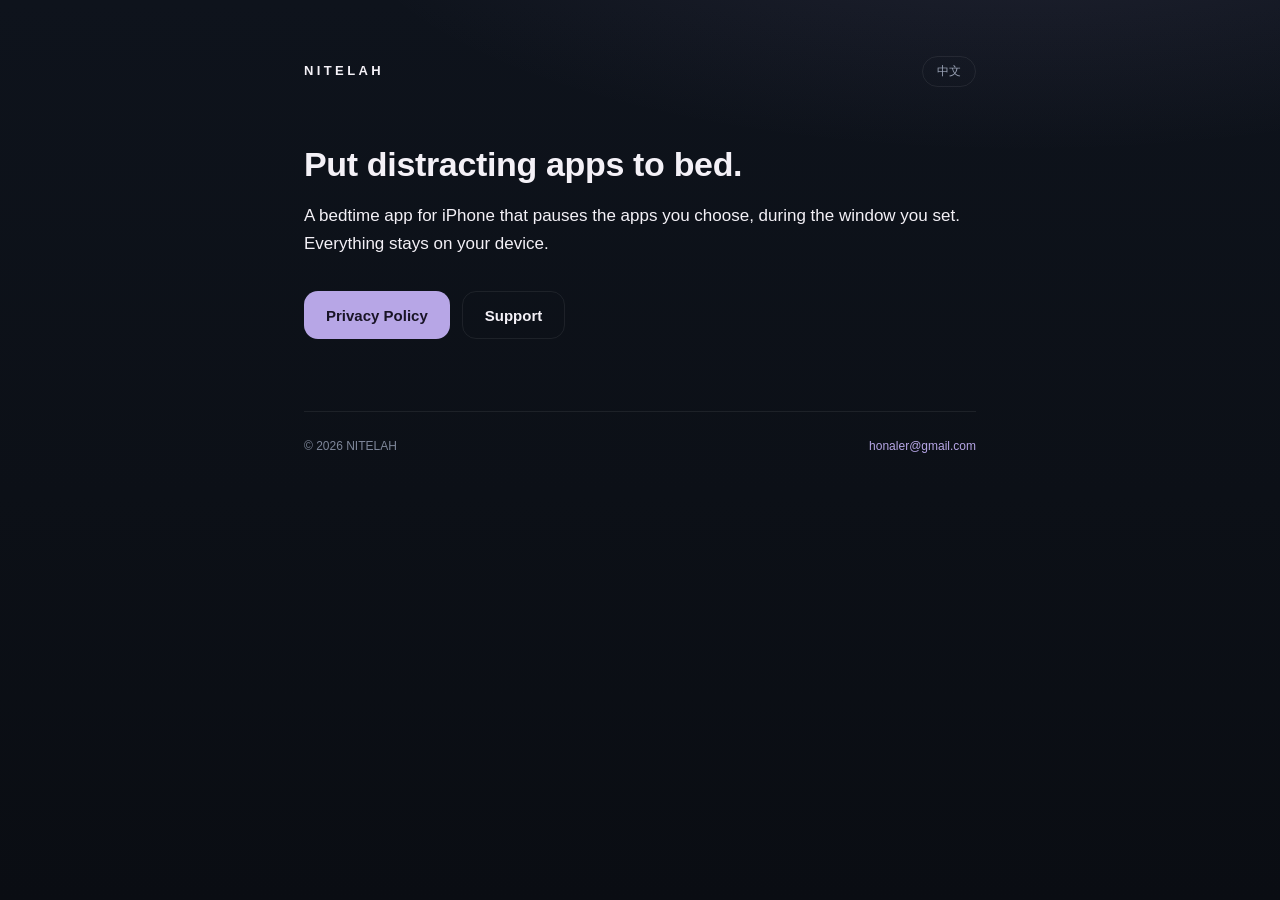
<file: index.html>
<!DOCTYPE html>
<html lang="en" data-lang="en">
<head>
  <meta charset="utf-8">
  <meta name="viewport" content="width=device-width, initial-scale=1">
  <title>NITELAH — Put distracting apps to bed</title>
  <meta name="description" content="NITELAH is a local bedtime app for iPhone. Choose the apps, set a window, and let the shield do the rest.">
  <link rel="stylesheet" href="styles.css">
  <script src="scripts.js" defer></script>
</head>
<body>
  <div class="wrap">
    <header>
      <a class="wordmark" href="./">NITELAH</a>
      <button class="lang" type="button">中文</button>
    </header>

    <main>
      <h1 class="en">Put distracting apps to bed.</h1>
      <h1 class="zh">把让人分心的应用，请去睡觉。</h1>

      <p class="lede en">A bedtime app for iPhone that pauses the apps you choose, during the window you set. Everything stays on your device.</p>
      <p class="lede zh">一款在 iPhone 本地运行的睡前应用限制工具：按你设定的时间，暂停你自己选择的应用。数据只留在设备上。</p>

      <div class="links">
        <a class="button" href="privacy/"><span class="en">Privacy Policy</span><span class="zh">隐私政策</span></a>
        <a class="button secondary" href="support/"><span class="en">Support</span><span class="zh">支持</span></a>
      </div>
    </main>

    <footer>
      <span>© 2026 NITELAH</span>
      <a href="mailto:honaler@gmail.com">honaler@gmail.com</a>
    </footer>
  </div>
</body>
</html>
</file>
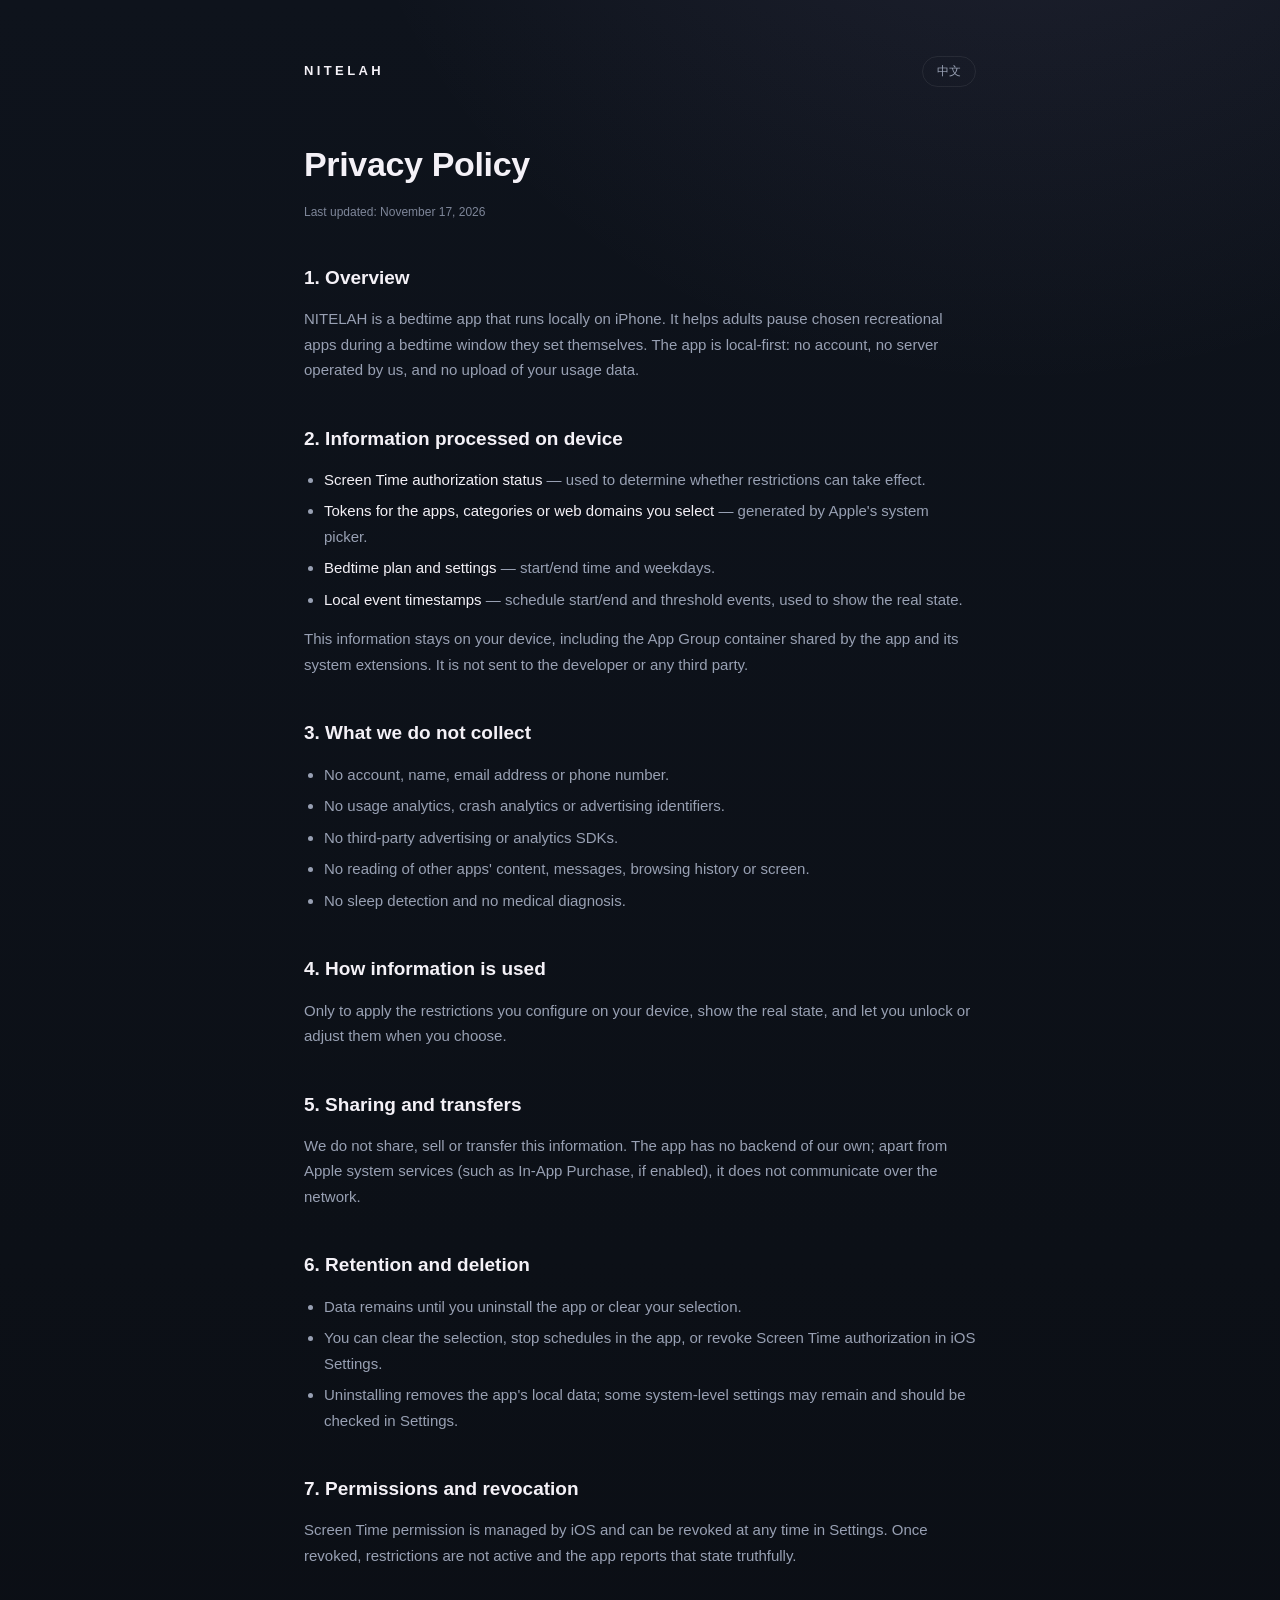
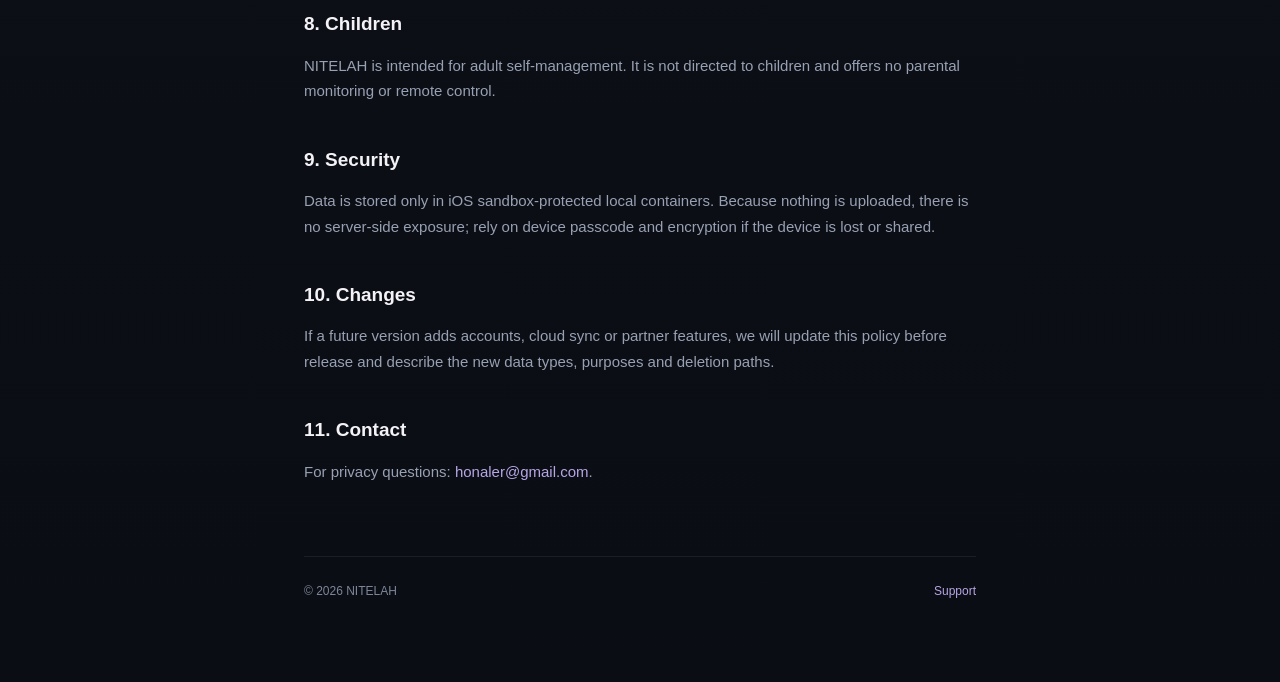
<file: privacy/index.html>
<!DOCTYPE html>
<html lang="en" data-lang="en">
<head>
  <meta charset="utf-8">
  <meta name="viewport" content="width=device-width, initial-scale=1">
  <title>Privacy Policy — NITELAH</title>
  <meta name="description" content="NITELAH privacy policy. Local-only data, no account, no server, no upload.">
  <link rel="stylesheet" href="../styles.css">
  <script src="../scripts.js" defer></script>
</head>
<body>
  <div class="wrap">
    <header>
      <a class="wordmark" href="../">NITELAH</a>
      <button class="lang" type="button">中文</button>
    </header>

    <main>
      <h1 class="en">Privacy Policy</h1>
      <h1 class="zh">隐私政策</h1>
      <p class="meta en">Last updated: November 17, 2026</p>
      <p class="meta zh">最后更新：2026 年 11 月 17 日</p>

      <h2 class="en">1. Overview</h2>
      <h2 class="zh">1. 概述</h2>
      <p class="en">NITELAH is a bedtime app that runs locally on iPhone. It helps adults pause chosen recreational apps during a bedtime window they set themselves. The app is local-first: no account, no server operated by us, and no upload of your usage data.</p>
      <p class="zh">NITELAH 是一款在 iPhone 本地运行的睡前应用限制工具，帮助成年人按自己设定的时间暂停自己选择的娱乐应用。App 采用本地优先设计：不需要账号，不连接我们的服务器，也不会上传你的使用数据。</p>

      <h2 class="en">2. Information processed on device</h2>
      <h2 class="zh">2. App 在本地处理的信息</h2>
      <ul class="en">
        <li><strong>Screen Time authorization status</strong> — used to determine whether restrictions can take effect.</li>
        <li><strong>Tokens for the apps, categories or web domains you select</strong> — generated by Apple's system picker.</li>
        <li><strong>Bedtime plan and settings</strong> — start/end time and weekdays.</li>
        <li><strong>Local event timestamps</strong> — schedule start/end and threshold events, used to show the real state.</li>
      </ul>
      <ul class="zh">
        <li><strong>屏幕使用时间授权状态</strong>——用于判断限制是否能够生效。</li>
        <li><strong>你选择的应用、类别或网站令牌</strong>——由 Apple 系统选择器生成。</li>
        <li><strong>睡前计划与设置</strong>——开始/结束时间与星期。</li>
        <li><strong>本地事件时间戳</strong>——日程开始、结束、阈值触发等，用于显示真实状态。</li>
      </ul>
      <p class="en">This information stays on your device, including the App Group container shared by the app and its system extensions. It is not sent to the developer or any third party.</p>
      <p class="zh">以上信息仅保存在你的设备上（包括 App 与系统扩展共享的 App Group 容器），不会发送给开发者或任何第三方。</p>

      <h2 class="en">3. What we do not collect</h2>
      <h2 class="zh">3. 我们不收集的信息</h2>
      <ul class="en">
        <li>No account, name, email address or phone number.</li>
        <li>No usage analytics, crash analytics or advertising identifiers.</li>
        <li>No third-party advertising or analytics SDKs.</li>
        <li>No reading of other apps' content, messages, browsing history or screen.</li>
        <li>No sleep detection and no medical diagnosis.</li>
      </ul>
      <ul class="zh">
        <li>不要求账号，不收集姓名、邮箱、手机号。</li>
        <li>不收集使用分析、崩溃分析或广告标识符。</li>
        <li>不集成第三方广告或分析 SDK。</li>
        <li>不读取其他 App 的内容、聊天记录、浏览历史或屏幕。</li>
        <li>不检测你是否入睡，也不提供医疗诊断。</li>
      </ul>

      <h2 class="en">4. How information is used</h2>
      <h2 class="zh">4. 信息如何使用</h2>
      <p class="en">Only to apply the restrictions you configure on your device, show the real state, and let you unlock or adjust them when you choose.</p>
      <p class="zh">仅用于在设备上执行你设定的限制、展示真实状态，以及在你主动操作时解除或调整限制。</p>

      <h2 class="en">5. Sharing and transfers</h2>
      <h2 class="zh">5. 共享与跨境传输</h2>
      <p class="en">We do not share, sell or transfer this information. The app has no backend of our own; apart from Apple system services (such as In-App Purchase, if enabled), it does not communicate over the network.</p>
      <p class="zh">我们不共享、不出售、不传输上述信息。App 没有自建服务器；除 Apple 系统服务（如 App 内购买，如启用）外，不进行网络通信。</p>

      <h2 class="en">6. Retention and deletion</h2>
      <h2 class="zh">6. 保留与删除</h2>
      <ul class="en">
        <li>Data remains until you uninstall the app or clear your selection.</li>
        <li>You can clear the selection, stop schedules in the app, or revoke Screen Time authorization in iOS Settings.</li>
        <li>Uninstalling removes the app's local data; some system-level settings may remain and should be checked in Settings.</li>
      </ul>
      <ul class="zh">
        <li>数据保留在你卸载 App 或清除选择之前。</li>
        <li>你可以在 App 内清空选择、停止日程，或在系统设置中撤销屏幕使用时间授权。</li>
        <li>卸载 App 会删除其本地数据；iOS 可能保留部分系统级设置，需在系统设置中确认。</li>
      </ul>

      <h2 class="en">7. Permissions and revocation</h2>
      <h2 class="zh">7. 权限与撤销</h2>
      <p class="en">Screen Time permission is managed by iOS and can be revoked at any time in Settings. Once revoked, restrictions are not active and the app reports that state truthfully.</p>
      <p class="zh">屏幕使用时间权限由 iOS 管理，你可以随时在系统设置中撤销。撤销后限制不会生效，App 会如实显示“未授权/不生效”。</p>

      <h2 class="en">8. Children</h2>
      <h2 class="zh">8. 儿童</h2>
      <p class="en">NITELAH is intended for adult self-management. It is not directed to children and offers no parental monitoring or remote control.</p>
      <p class="zh">NITELAH 面向成年人自我管理，不面向儿童，也不提供家长监控或远程控制功能。</p>

      <h2 class="en">9. Security</h2>
      <h2 class="zh">9. 安全</h2>
      <p class="en">Data is stored only in iOS sandbox-protected local containers. Because nothing is uploaded, there is no server-side exposure; rely on device passcode and encryption if the device is lost or shared.</p>
      <p class="zh">数据仅存于受 iOS 沙盒保护的本地容器。由于不上传，服务器侧泄露风险不存在；设备丢失或共享时，请依赖系统锁屏与加密。</p>

      <h2 class="en">10. Changes</h2>
      <h2 class="zh">10. 政策变更</h2>
      <p class="en">If a future version adds accounts, cloud sync or partner features, we will update this policy before release and describe the new data types, purposes and deletion paths.</p>
      <p class="zh">如果未来版本引入账号、云同步或搭档功能，我们会在发布前更新本政策，并明确说明新增的数据类型、用途与删除方式。</p>

      <h2 class="en">11. Contact</h2>
      <h2 class="zh">11. 联系方式</h2>
      <p class="en">For privacy questions: <a href="mailto:honaler@gmail.com">honaler@gmail.com</a>.</p>
      <p class="zh">如有隐私问题，请联系：<a href="mailto:honaler@gmail.com">honaler@gmail.com</a>。</p>
    </main>

    <footer>
      <span>© 2026 NITELAH</span>
      <a href="../support/"><span class="en">Support</span><span class="zh">支持</span></a>
    </footer>
  </div>
</body>
</html>
</file>
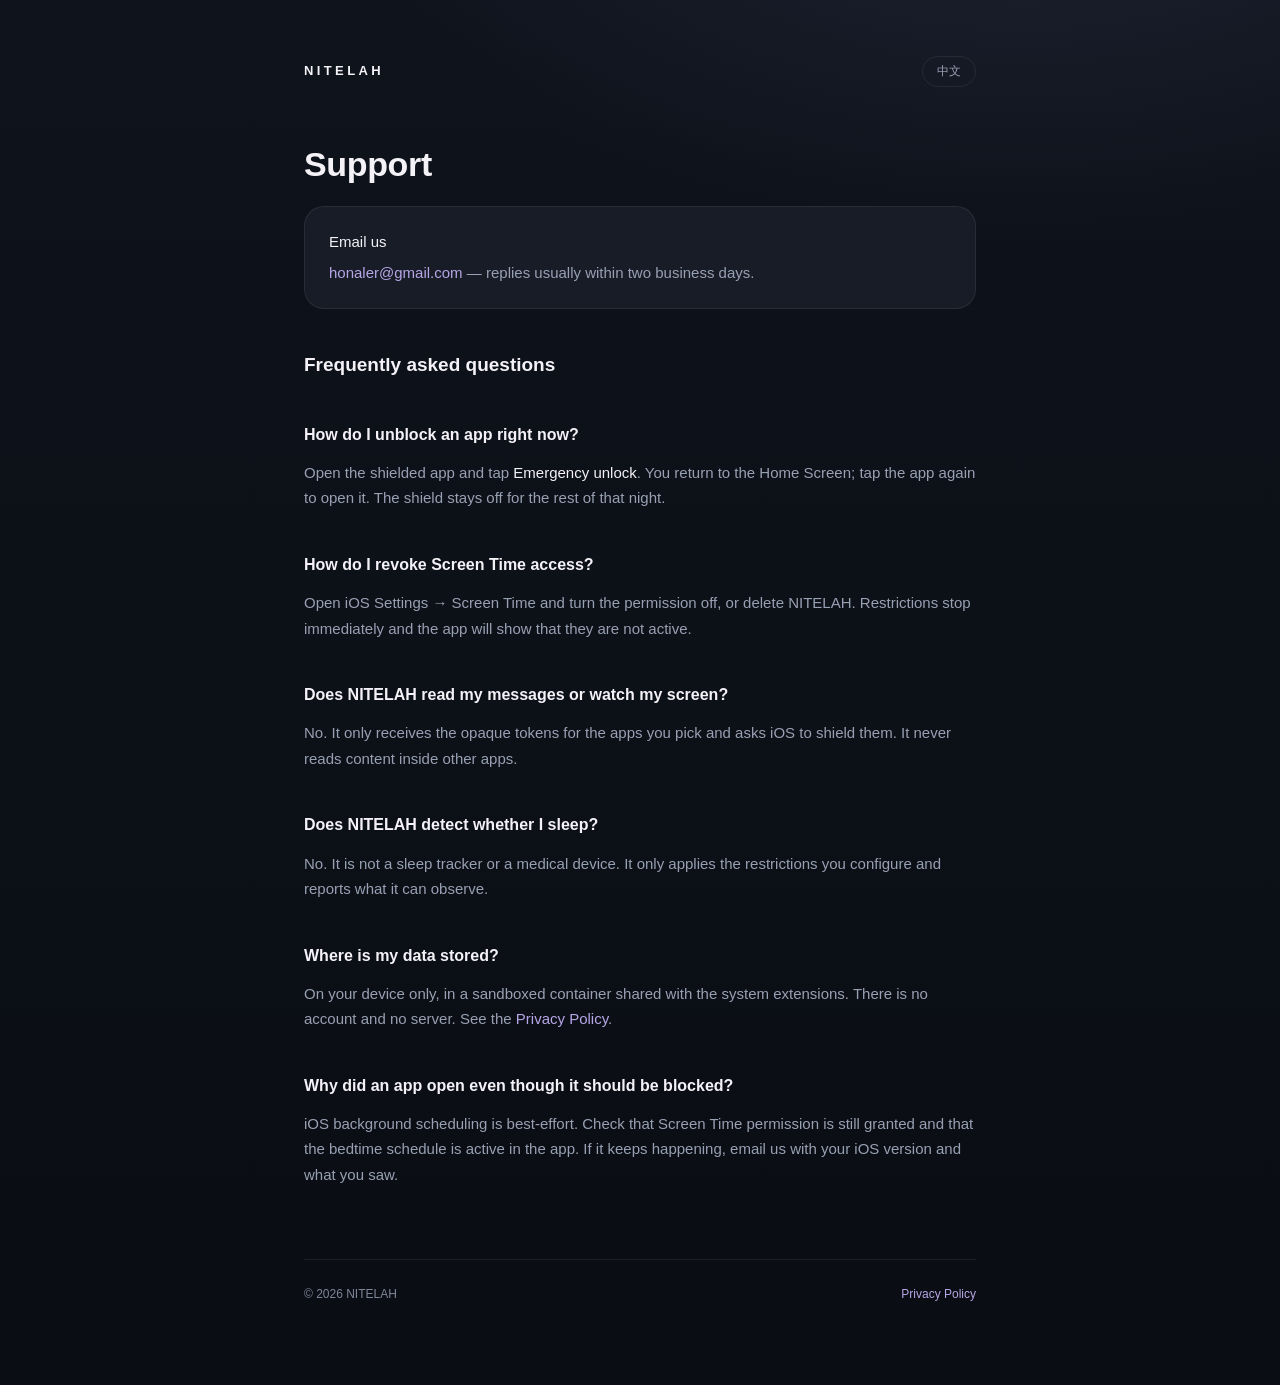
<file: support/index.html>
<!DOCTYPE html>
<html lang="en" data-lang="en">
<head>
  <meta charset="utf-8">
  <meta name="viewport" content="width=device-width, initial-scale=1">
  <title>Support — NITELAH</title>
  <meta name="description" content="NITELAH support and frequently asked questions.">
  <link rel="stylesheet" href="../styles.css">
  <script src="../scripts.js" defer></script>
</head>
<body>
  <div class="wrap">
    <header>
      <a class="wordmark" href="../">NITELAH</a>
      <button class="lang" type="button">中文</button>
    </header>

    <main>
      <h1 class="en">Support</h1>
      <h1 class="zh">支持</h1>

      <div class="card">
        <p class="en" style="margin-bottom:6px"><strong>Email us</strong></p>
        <p class="zh" style="margin-bottom:6px"><strong>邮件联系</strong></p>
        <p class="en" style="margin-bottom:0"><a href="mailto:honaler@gmail.com">honaler@gmail.com</a> — replies usually within two business days.</p>
        <p class="zh" style="margin-bottom:0"><a href="mailto:honaler@gmail.com">honaler@gmail.com</a>，通常两个工作日内回复。</p>
      </div>

      <h2 class="en">Frequently asked questions</h2>
      <h2 class="zh">常见问题</h2>

      <h2 class="en" style="font-size:16px">How do I unblock an app right now?</h2>
      <h2 class="zh" style="font-size:16px">现在想用一个被挡住的 App，怎么办？</h2>
      <p class="en">Open the shielded app and tap <strong>Emergency unlock</strong>. You return to the Home Screen; tap the app again to open it. The shield stays off for the rest of that night.</p>
      <p class="zh">打开被挡住的 App，点 <strong>紧急解锁</strong>。系统会回到桌面，再点一次图标即可进入。当晚剩余时间不会再自动上盾。</p>

      <h2 class="en" style="font-size:16px">How do I revoke Screen Time access?</h2>
      <h2 class="zh" style="font-size:16px">如何撤销屏幕使用时间权限？</h2>
      <p class="en">Open iOS Settings → Screen Time and turn the permission off, or delete NITELAH. Restrictions stop immediately and the app will show that they are not active.</p>
      <p class="zh">打开 iOS 设置 → 屏幕使用时间，关闭授权，或直接删除 NITELAH。限制会立即停止，App 会如实显示“未授权/不生效”。</p>

      <h2 class="en" style="font-size:16px">Does NITELAH read my messages or watch my screen?</h2>
      <h2 class="zh" style="font-size:16px">NITELAH 会读我的消息或看我的屏幕吗？</h2>
      <p class="en">No. It only receives the opaque tokens for the apps you pick and asks iOS to shield them. It never reads content inside other apps.</p>
      <p class="zh">不会。它只拿到你选择的应用的不透明令牌，并请求 iOS 屏蔽这些应用，不读取其他 App 内的内容。</p>

      <h2 class="en" style="font-size:16px">Does NITELAH detect whether I sleep?</h2>
      <h2 class="zh" style="font-size:16px">NITELAH 会检测我是否睡着吗？</h2>
      <p class="en">No. It is not a sleep tracker or a medical device. It only applies the restrictions you configure and reports what it can observe.</p>
      <p class="zh">不会。它不是睡眠监测设备，也不是医疗产品。它只执行你设置的规则，并报告它能观测到的状态。</p>

      <h2 class="en" style="font-size:16px">Where is my data stored?</h2>
      <h2 class="zh" style="font-size:16px">我的数据存在哪里？</h2>
      <p class="en">On your device only, in a sandboxed container shared with the system extensions. There is no account and no server. See the <a href="../privacy/">Privacy Policy</a>.</p>
      <p class="zh">只存在你的设备上，位于与系统扩展共享的沙盒容器中。没有账号，也没有服务器。详见<a href="../privacy/">隐私政策</a>。</p>

      <h2 class="en" style="font-size:16px">Why did an app open even though it should be blocked?</h2>
      <h2 class="zh" style="font-size:16px">为什么本该被挡住的 App 还能打开？</h2>
      <p class="en">iOS background scheduling is best-effort. Check that Screen Time permission is still granted and that the bedtime schedule is active in the app. If it keeps happening, email us with your iOS version and what you saw.</p>
      <p class="zh">iOS 的后台调度不保证逐次准时。请确认屏幕使用时间授权仍然有效、App 内日程处于启用状态。如果反复出现，请把 iOS 版本和现象发邮件给我们。</p>
    </main>

    <footer>
      <span>© 2026 NITELAH</span>
      <a href="../privacy/"><span class="en">Privacy Policy</span><span class="zh">隐私政策</span></a>
    </footer>
  </div>
</body>
</html>
</file>
<file: styles.css>
:root {
  --bg: #0c1017;
  --surface: #171c27;
  --stroke: rgba(255, 255, 255, 0.07);
  --text: #f4f1f7;
  --muted: #98a0b3;
  --faint: #7e8699;
  --lav: #b7a6e6;
  --amber: #d5a566;
}

* { box-sizing: border-box; }

html { background: var(--bg); }

body {
  margin: 0;
  min-height: 100vh;
  background:
    radial-gradient(90% 45% at 80% -10%, rgba(183, 166, 230, 0.1), transparent 60%),
    linear-gradient(180deg, #0e131c 0%, #0c1017 55%, #0a0d13 100%);
  color: var(--text);
  font-family: -apple-system, BlinkMacSystemFont, "SF Pro Text", "PingFang SC", "Helvetica Neue", Arial, sans-serif;
  -webkit-font-smoothing: antialiased;
  line-height: 1.7;
}

.wrap {
  max-width: 720px;
  margin: 0 auto;
  padding: 56px 24px 80px;
}

header {
  display: flex;
  align-items: center;
  justify-content: space-between;
  margin-bottom: 56px;
}

.wordmark {
  font-size: 13px;
  font-weight: 600;
  letter-spacing: 0.26em;
  color: var(--text);
  text-decoration: none;
}

.lang {
  background: transparent;
  border: 1px solid var(--stroke);
  color: var(--muted);
  border-radius: 999px;
  padding: 6px 14px;
  font-size: 12px;
  cursor: pointer;
  font-family: inherit;
}

.lang:hover { color: var(--text); border-color: rgba(255, 255, 255, 0.18); }

h1 {
  font-size: 34px;
  line-height: 1.25;
  font-weight: 600;
  letter-spacing: -0.01em;
  margin: 0 0 16px;
}

h2 {
  font-size: 19px;
  font-weight: 600;
  margin: 40px 0 12px;
}

p, li { font-size: 15px; color: var(--muted); }

p { margin: 0 0 14px; }

ul { padding-left: 20px; margin: 0 0 14px; }
li { margin-bottom: 6px; }

strong { color: var(--text); font-weight: 500; }

a { color: var(--lav); text-decoration: none; }
a:hover { text-decoration: underline; }

.lede { font-size: 17px; color: var(--text); }

.meta { font-size: 12px; color: var(--faint); margin-top: 8px; }

.card {
  background: var(--surface);
  border: 1px solid var(--stroke);
  border-radius: 20px;
  padding: 22px 24px;
  margin: 20px 0;
}

.links { display: flex; gap: 12px; flex-wrap: wrap; margin-top: 32px; }

.button {
  display: inline-flex;
  align-items: center;
  justify-content: center;
  height: 48px;
  padding: 0 22px;
  border-radius: 14px;
  background: var(--lav);
  color: #191426;
  font-weight: 600;
  font-size: 15px;
  text-decoration: none;
}

.button.secondary {
  background: transparent;
  border: 1px solid var(--stroke);
  color: var(--text);
}

footer {
  margin-top: 72px;
  padding-top: 24px;
  border-top: 1px solid var(--stroke);
  font-size: 12px;
  color: var(--faint);
  display: flex;
  justify-content: space-between;
  gap: 12px;
  flex-wrap: wrap;
}

html[data-lang="en"] .zh { display: none; }
html[data-lang="zh"] .en { display: none; }
</file>
